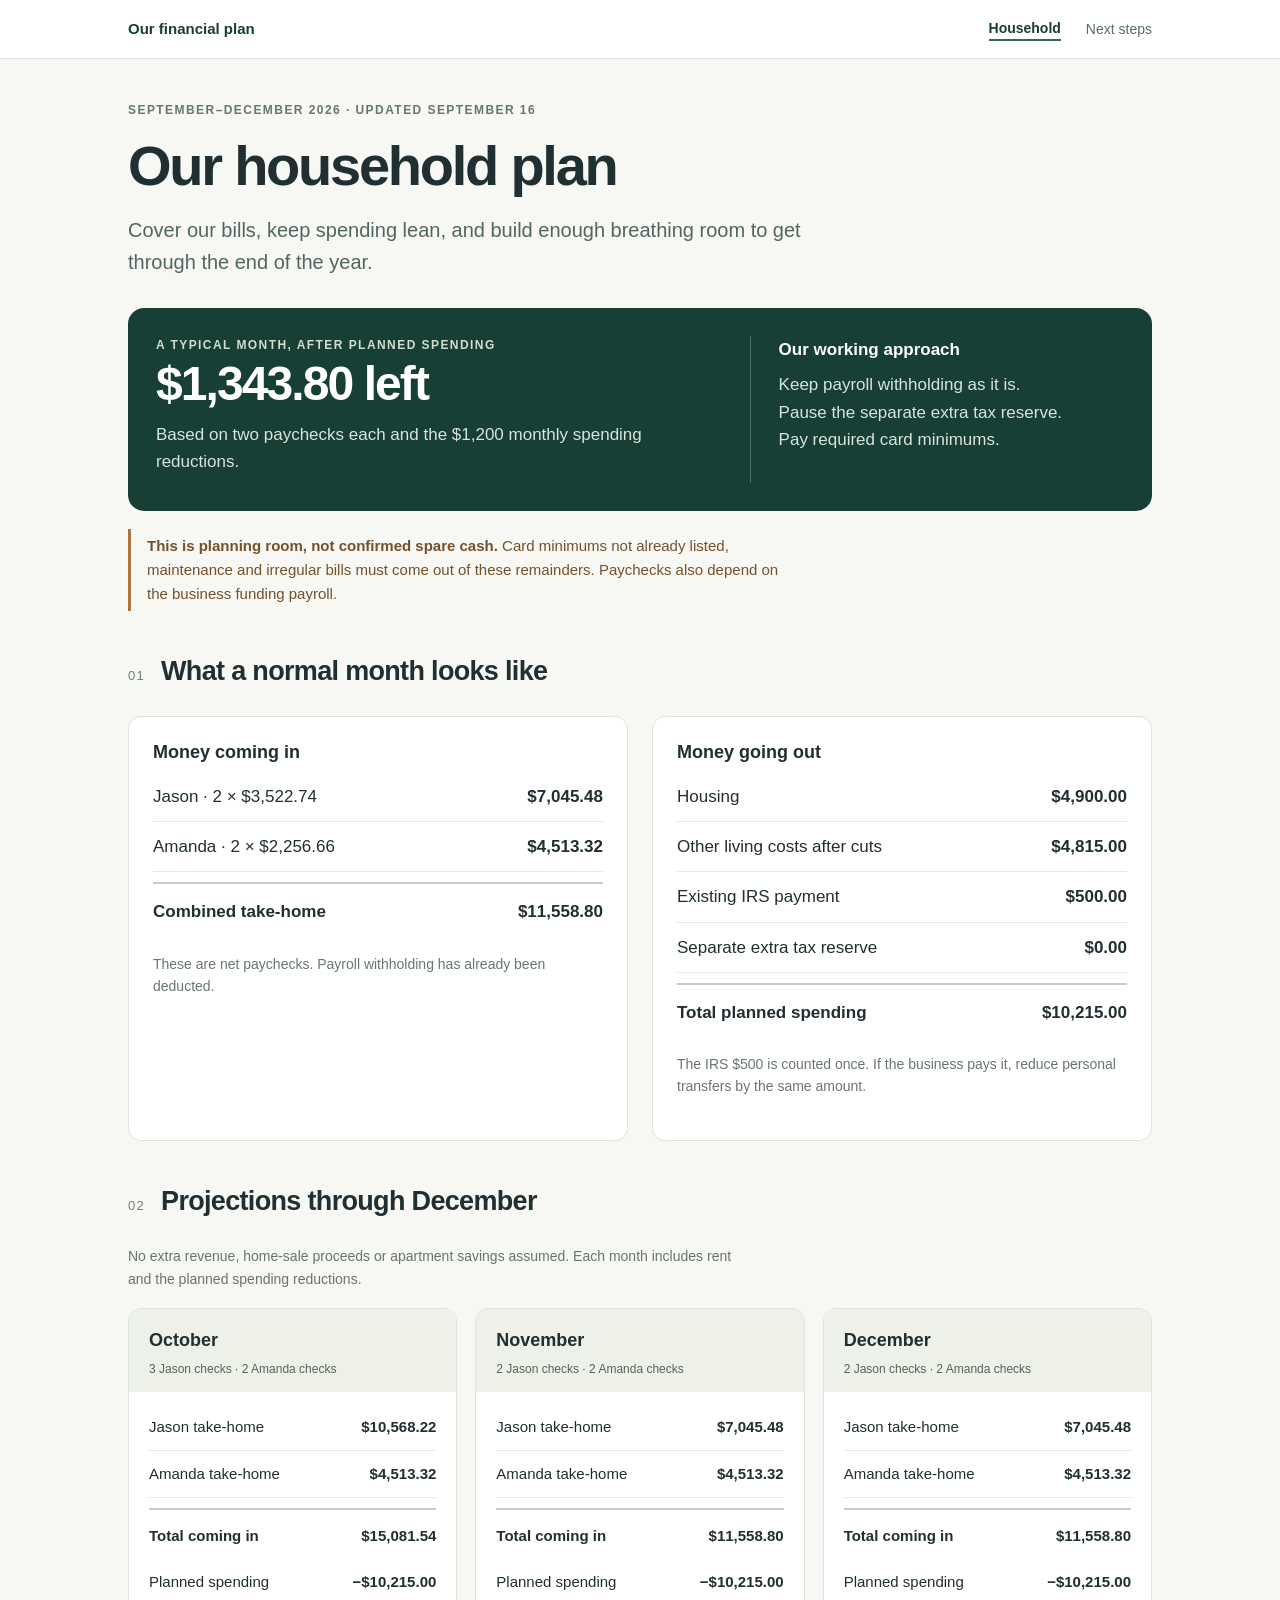
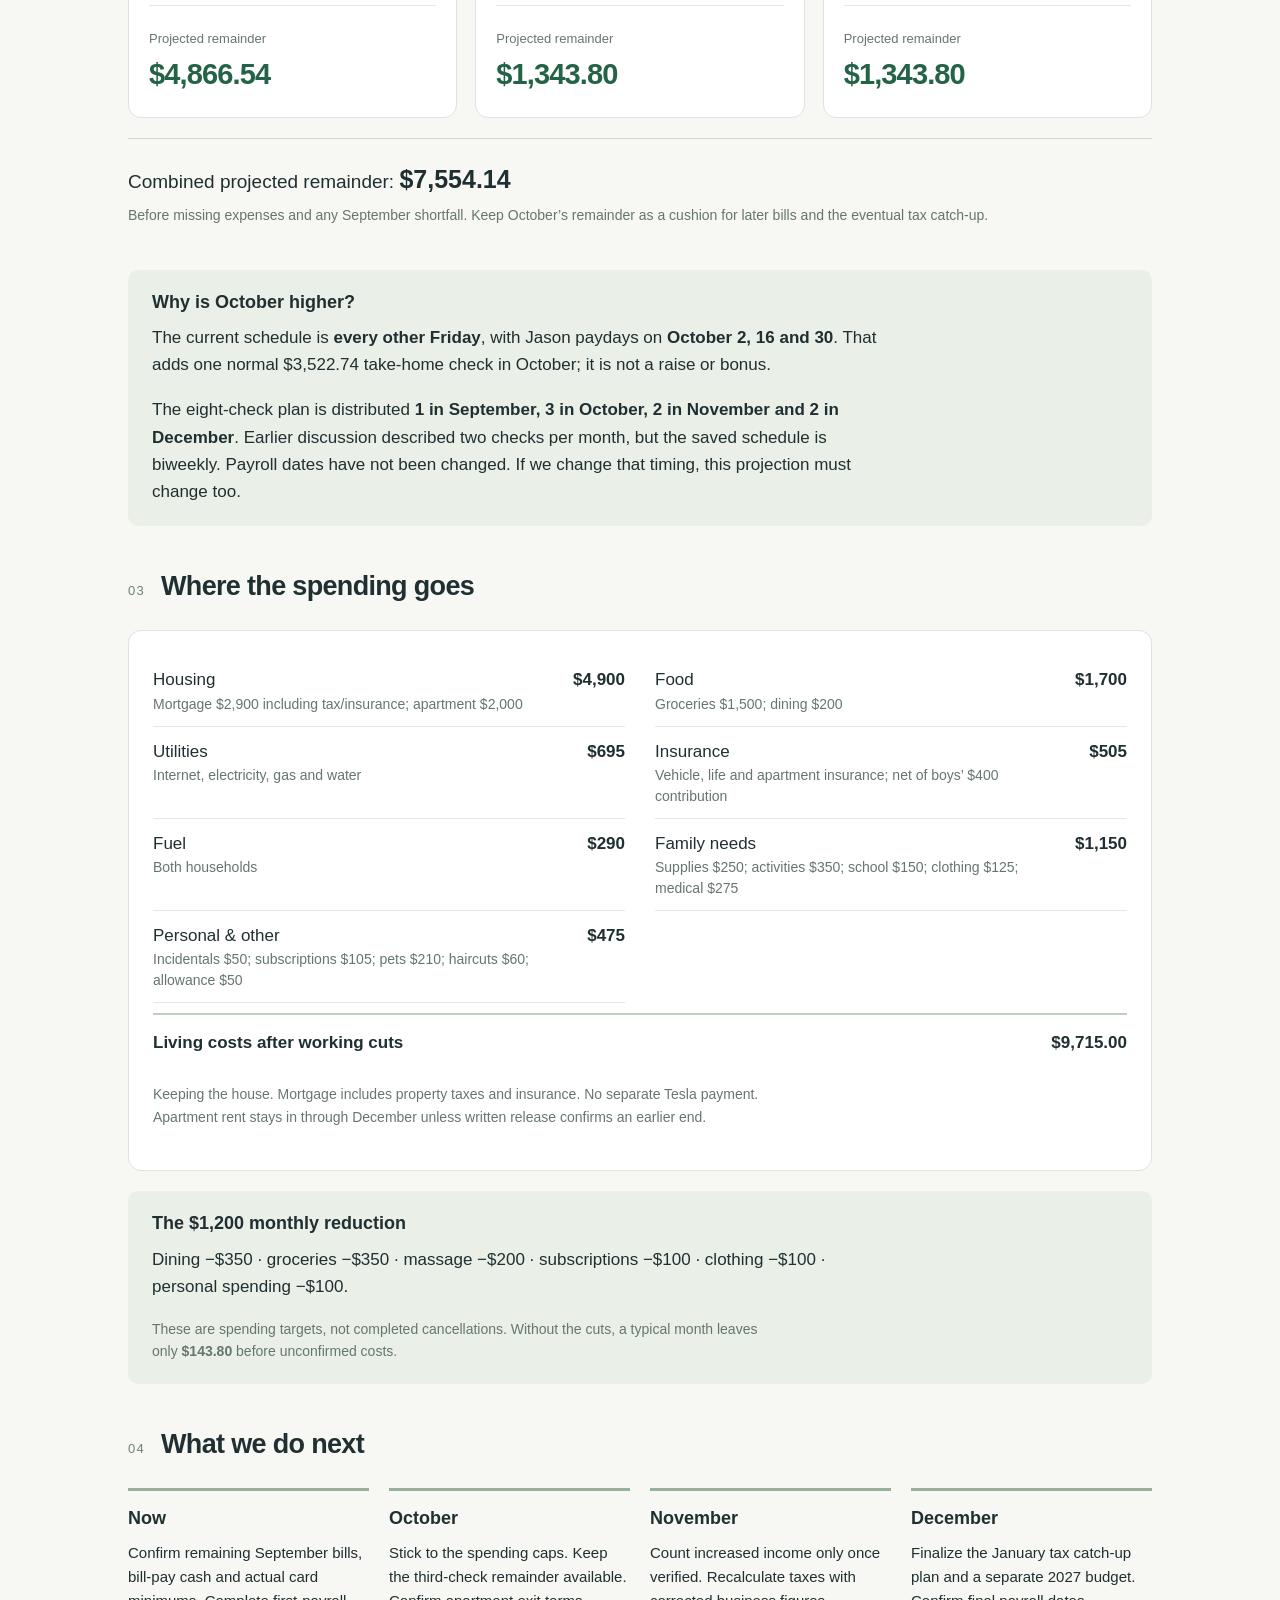
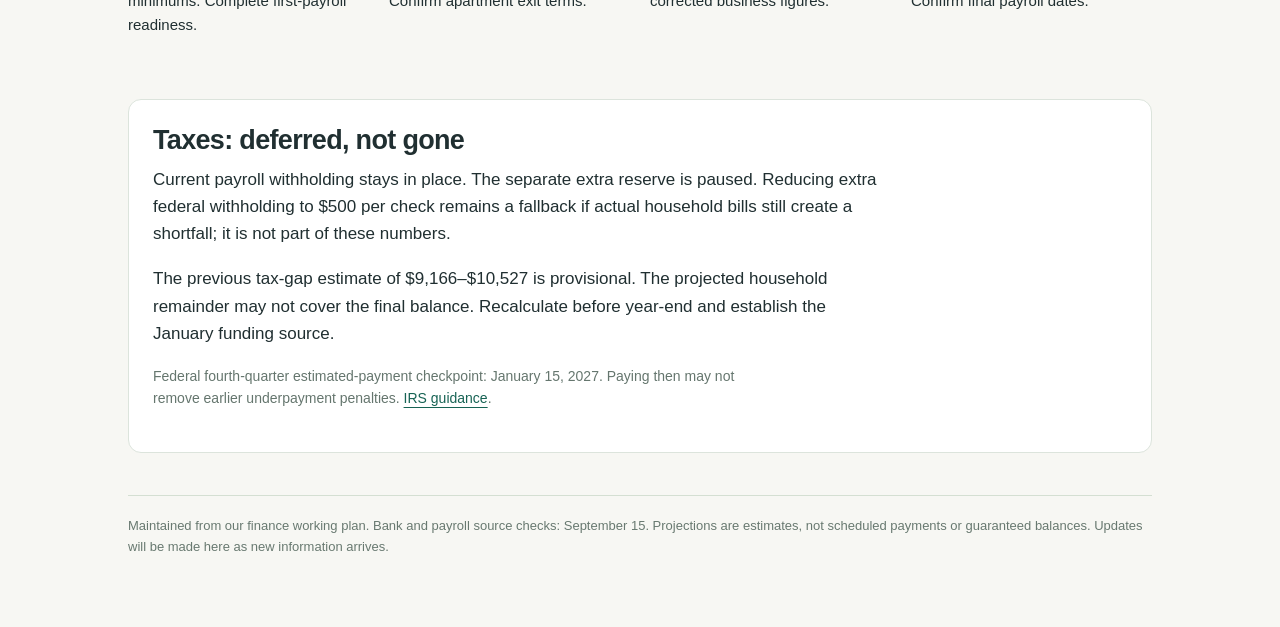
<file: index.html>
<!doctype html><html lang="en"><head><meta charset="utf-8"><meta name="viewport" content="width=device-width,initial-scale=1"><meta name="robots" content="noindex,nofollow"><title>Our household plan</title><link rel="stylesheet" href="finance-board.css?v=20260916-readonly"></head><body><header><nav aria-label="Finance navigation"><span class="brand">Our financial plan</span><a href="index.html" aria-current="page">Household</a><a href="todo.html" >Next steps</a></nav></header><main><div class="eyebrow">September–December 2026 · Updated September 16</div><h1>Our household plan</h1><p class="lead">Cover our bills, keep spending lean, and build enough breathing room to get through the end of the year.</p><div class="summary"><div><div class="eyebrow">A typical month, after planned spending</div><div class="heroamount">$1,343.80 left</div><p>Based on two paychecks each and the $1,200 monthly spending reductions.</p></div><div class="side"><strong>Our working approach</strong><p>Keep payroll withholding as it is.<br>Pause the separate extra tax reserve.<br>Pay required card minimums.</p></div></div><p class="warning"><strong>This is planning room, not confirmed spare cash.</strong> Card minimums not already listed, maintenance and irregular bills must come out of these remainders. Paychecks also depend on the business funding payroll.</p><section class="section" aria-labelledby="monthly"><div class="sectionhead"><span class="step">01</span><h2 id="monthly">What a normal month looks like</h2></div><div class="twocol"><div class="panel"><h3>Money coming in</h3><div class="line "><span>Jason · 2 × $3,522.74</span><strong>$7,045.48</strong></div><div class="line "><span>Amanda · 2 × $2,256.66</span><strong>$4,513.32</strong></div><div class="line total"><span>Combined take-home</span><strong>$11,558.80</strong></div><p class="note">These are net paychecks. Payroll withholding has already been deducted.</p></div><div class="panel"><h3>Money going out</h3><div class="line "><span>Housing</span><strong>$4,900.00</strong></div><div class="line "><span>Other living costs after cuts</span><strong>$4,815.00</strong></div><div class="line "><span>Existing IRS payment</span><strong>$500.00</strong></div><div class="line "><span>Separate extra tax reserve</span><strong>$0.00</strong></div><div class="line total"><span>Total planned spending</span><strong>$10,215.00</strong></div><p class="note">The IRS $500 is counted once. If the business pays it, reduce personal transfers by the same amount.</p></div></div></section><section class="section" aria-labelledby="projections"><div class="sectionhead"><span class="step">02</span><h2 id="projections">Projections through December</h2></div><p class="small">No extra revenue, home-sale proceeds or apartment savings assumed. Each month includes rent and the planned spending reductions.</p><div class="months"><article class="month"><div class="monthheader"><h3>October</h3><div class="tag">3 Jason checks · 2 Amanda checks</div></div><div class="monthbody"><div class="line "><span>Jason take-home</span><strong>$10,568.22</strong></div><div class="line "><span>Amanda take-home</span><strong>$4,513.32</strong></div><div class="line total"><span>Total coming in</span><strong>$15,081.54</strong></div><div class="line "><span>Planned spending</span><strong>−$10,215.00</strong></div><div class="remaining"><span>Projected remainder</span><strong>$4,866.54</strong></div></div></article><article class="month"><div class="monthheader"><h3>November</h3><div class="tag">2 Jason checks · 2 Amanda checks</div></div><div class="monthbody"><div class="line "><span>Jason take-home</span><strong>$7,045.48</strong></div><div class="line "><span>Amanda take-home</span><strong>$4,513.32</strong></div><div class="line total"><span>Total coming in</span><strong>$11,558.80</strong></div><div class="line "><span>Planned spending</span><strong>−$10,215.00</strong></div><div class="remaining"><span>Projected remainder</span><strong>$1,343.80</strong></div></div></article><article class="month"><div class="monthheader"><h3>December</h3><div class="tag">2 Jason checks · 2 Amanda checks</div></div><div class="monthbody"><div class="line "><span>Jason take-home</span><strong>$7,045.48</strong></div><div class="line "><span>Amanda take-home</span><strong>$4,513.32</strong></div><div class="line total"><span>Total coming in</span><strong>$11,558.80</strong></div><div class="line "><span>Planned spending</span><strong>−$10,215.00</strong></div><div class="remaining"><span>Projected remainder</span><strong>$1,343.80</strong></div></div></article></div><div class="projectiontotal">Combined projected remainder: <strong>$7,554.14</strong><br><span class="small">Before missing expenses and any September shortfall. Keep October’s remainder as a cushion for later bills and the eventual tax catch-up.</span></div><div class="explain"><h3>Why is October higher?</h3><p>The current schedule is <strong>every other Friday</strong>, with Jason paydays on <strong>October 2, 16 and 30</strong>. That adds one normal $3,522.74 take-home check in October; it is not a raise or bonus.</p><p>The eight-check plan is distributed <strong>1 in September, 3 in October, 2 in November and 2 in December</strong>. Earlier discussion described two checks per month, but the saved schedule is biweekly. Payroll dates have not been changed. If we change that timing, this projection must change too.</p></div></section><section class="section" aria-labelledby="spending"><div class="sectionhead"><span class="step">03</span><h2 id="spending">Where the spending goes</h2></div><div class="panel"><div class="budgetgroup"><div class="line "><span>Housing<small>Mortgage $2,900 including tax/insurance; apartment $2,000</small></span><strong>$4,900</strong></div><div class="line "><span>Food<small>Groceries $1,500; dining $200</small></span><strong>$1,700</strong></div><div class="line "><span>Utilities<small>Internet, electricity, gas and water</small></span><strong>$695</strong></div><div class="line "><span>Insurance<small>Vehicle, life and apartment insurance; net of boys’ $400 contribution</small></span><strong>$505</strong></div><div class="line "><span>Fuel<small>Both households</small></span><strong>$290</strong></div><div class="line "><span>Family needs<small>Supplies $250; activities $350; school $150; clothing $125; medical $275</small></span><strong>$1,150</strong></div><div class="line "><span>Personal & other<small>Incidentals $50; subscriptions $105; pets $210; haircuts $60; allowance $50</small></span><strong>$475</strong></div></div><div class="line total"><span>Living costs after working cuts</span><strong>$9,715.00</strong></div><p class="note">Keeping the house. Mortgage includes property taxes and insurance. No separate Tesla payment. Apartment rent stays in through December unless written release confirms an earlier end.</p></div><div class="explain"><h3>The $1,200 monthly reduction</h3><p>Dining −$350 · groceries −$350 · massage −$200 · subscriptions −$100 · clothing −$100 · personal spending −$100.</p><p class="small">These are spending targets, not completed cancellations. Without the cuts, a typical month leaves only <strong>$143.80</strong> before unconfirmed costs.</p></div></section><section class="section" aria-labelledby="next"><div class="sectionhead"><span class="step">04</span><h2 id="next">What we do next</h2></div><div class="timeline"><article><h3>Now</h3><p>Confirm remaining September bills, bill-pay cash and actual card minimums. Complete first-payroll readiness.</p></article><article><h3>October</h3><p>Stick to the spending caps. Keep the third-check remainder available. Confirm apartment exit terms.</p></article><article><h3>November</h3><p>Count increased income only once verified. Recalculate taxes with corrected business figures.</p></article><article><h3>December</h3><p>Finalize the January tax catch-up plan and a separate 2027 budget. Confirm final payroll dates.</p></article></div></section><section class="section"><div class="panel"><h2>Taxes: deferred, not gone</h2><p>Current payroll withholding stays in place. The separate extra reserve is paused. Reducing extra federal withholding to $500 per check remains a fallback if actual household bills still create a shortfall; it is not part of these numbers.</p><p>The previous tax-gap estimate of $9,166–$10,527 is provisional. The projected household remainder may not cover the final balance. Recalculate before year-end and establish the January funding source.</p><p class="small">Federal fourth-quarter estimated-payment checkpoint: January 15, 2027. Paying then may not remove earlier underpayment penalties. <a href="https://www.irs.gov/payments/underpayment-of-estimated-tax-by-individuals-penalty">IRS guidance</a>.</p></div></section><footer>Maintained from our finance working plan. Bank and payroll source checks: September 15. Projections are estimates, not scheduled payments or guaranteed balances. Updates will be made here as new information arrives.</footer></main></body></html>
</file>
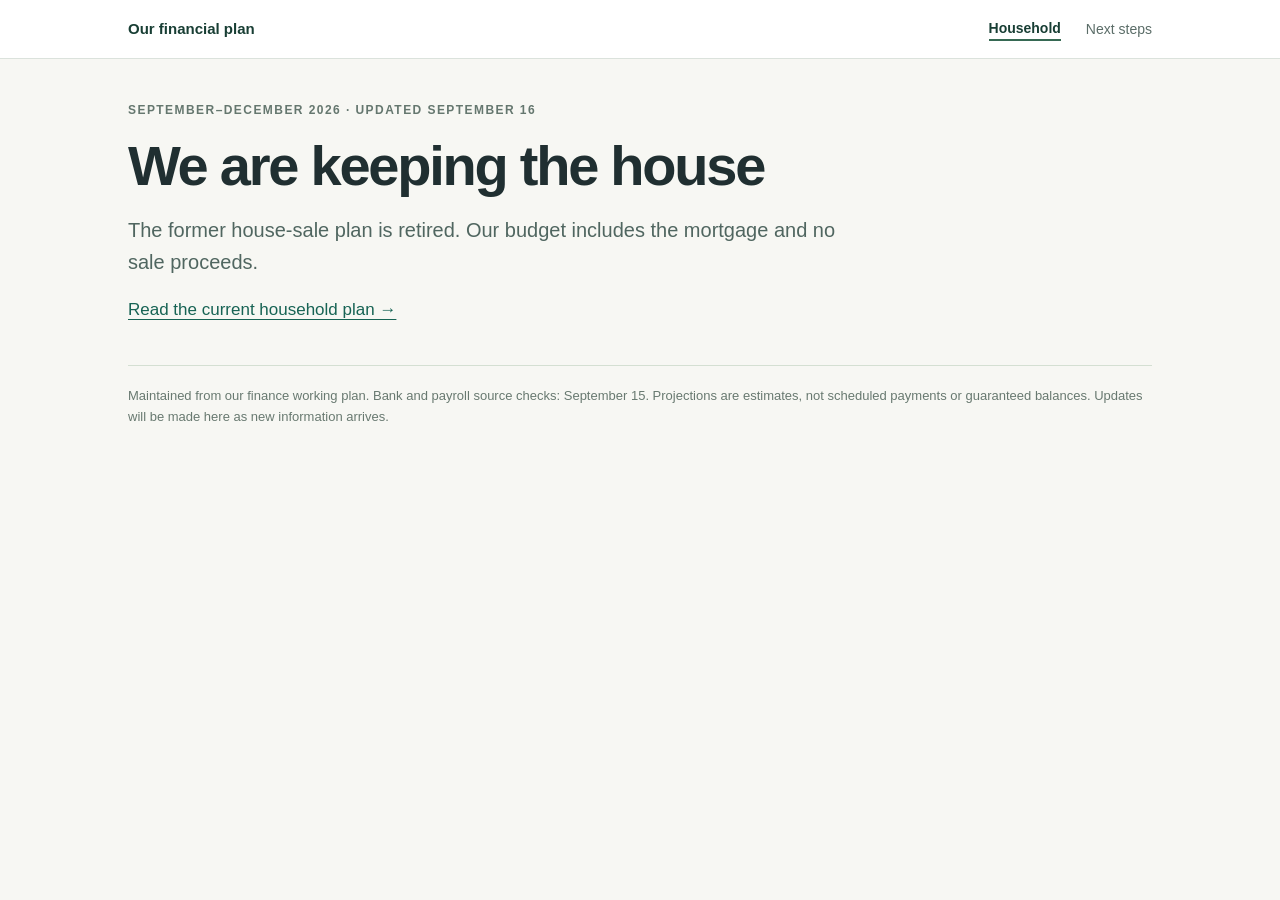
<file: fsbo.html>
<!doctype html><html lang="en"><head><meta charset="utf-8"><meta name="viewport" content="width=device-width,initial-scale=1"><meta name="robots" content="noindex,nofollow"><title>We are keeping the house</title><link rel="stylesheet" href="finance-board.css?v=20260916-readonly"></head><body><header><nav aria-label="Finance navigation"><span class="brand">Our financial plan</span><a href="index.html" aria-current="page">Household</a><a href="todo.html" >Next steps</a></nav></header><main><div class="eyebrow">September–December 2026 · Updated September 16</div><h1>We are keeping the house</h1><p class="lead">The former house-sale plan is retired. Our budget includes the mortgage and no sale proceeds.</p><p><a href="index.html">Read the current household plan →</a></p><footer>Maintained from our finance working plan. Bank and payroll source checks: September 15. Projections are estimates, not scheduled payments or guaranteed balances. Updates will be made here as new information arrives.</footer></main></body></html>
</file>
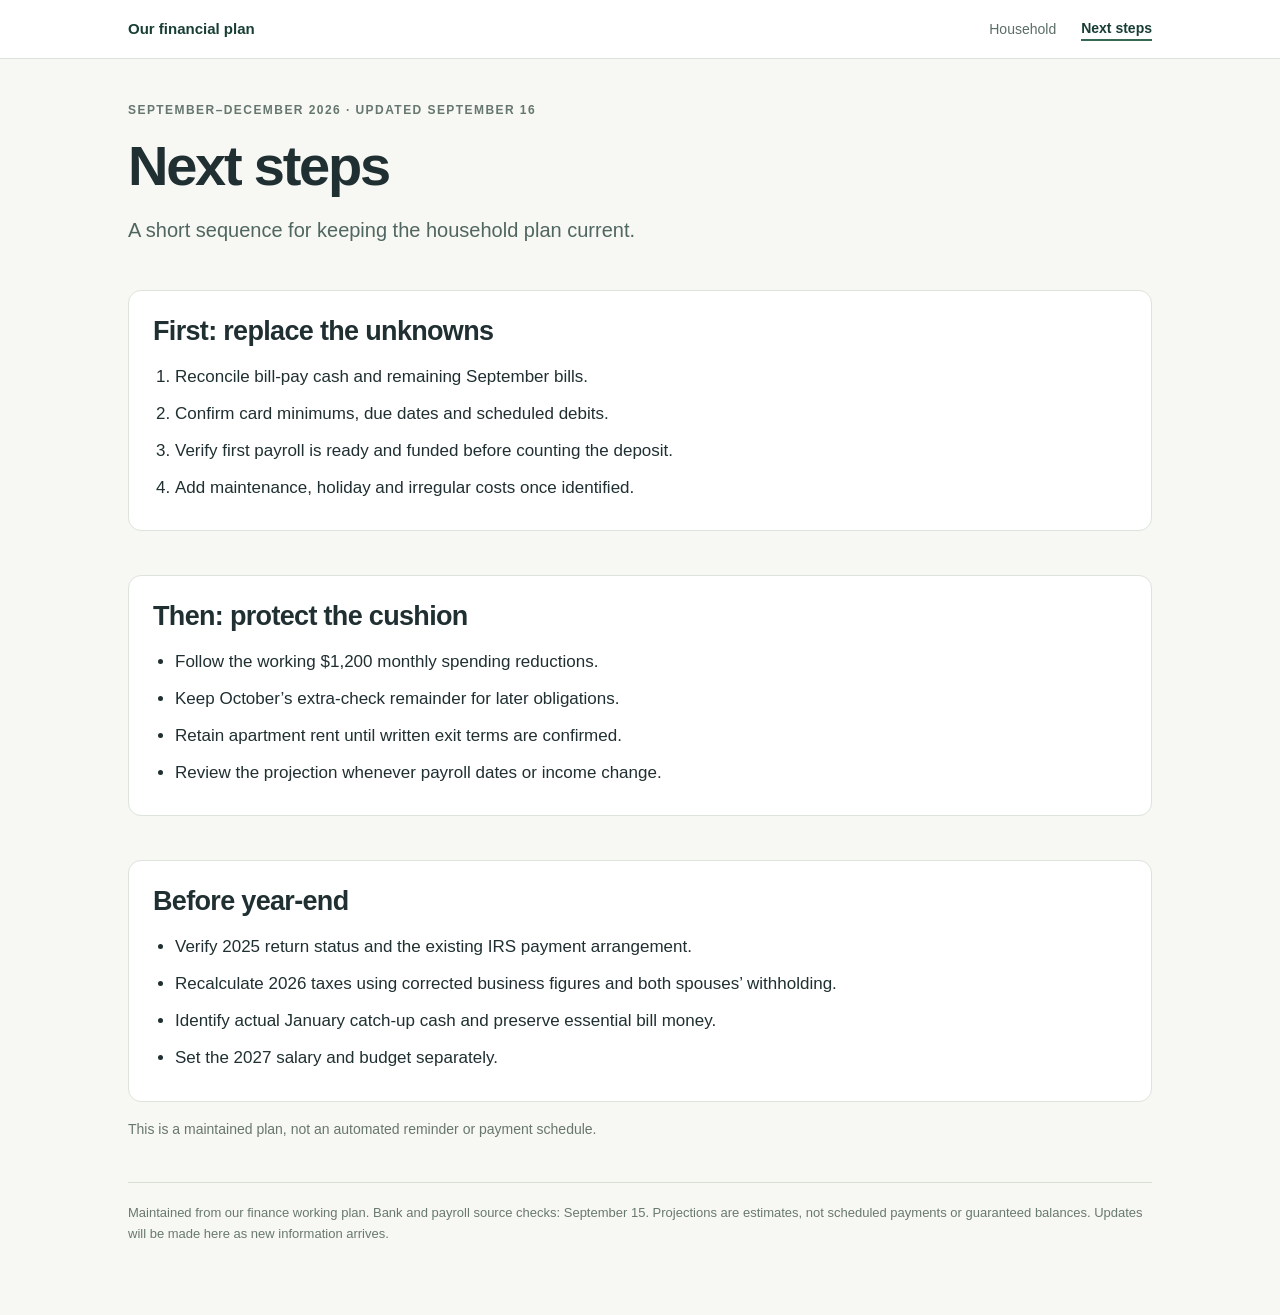
<file: todo.html>
<!doctype html><html lang="en"><head><meta charset="utf-8"><meta name="viewport" content="width=device-width,initial-scale=1"><meta name="robots" content="noindex,nofollow"><title>Next steps</title><link rel="stylesheet" href="finance-board.css?v=20260916-readonly"></head><body><header><nav aria-label="Finance navigation"><span class="brand">Our financial plan</span><a href="index.html" >Household</a><a href="todo.html" aria-current="page">Next steps</a></nav></header><main><div class="eyebrow">September–December 2026 · Updated September 16</div><h1>Next steps</h1><p class="lead">A short sequence for keeping the household plan current.</p><section class="section panel"><h2>First: replace the unknowns</h2><ol class="list"><li>Reconcile bill-pay cash and remaining September bills.</li><li>Confirm card minimums, due dates and scheduled debits.</li><li>Verify first payroll is ready and funded before counting the deposit.</li><li>Add maintenance, holiday and irregular costs once identified.</li></ol></section><section class="section panel"><h2>Then: protect the cushion</h2><ul class="list"><li>Follow the working $1,200 monthly spending reductions.</li><li>Keep October’s extra-check remainder for later obligations.</li><li>Retain apartment rent until written exit terms are confirmed.</li><li>Review the projection whenever payroll dates or income change.</li></ul></section><section class="section panel"><h2>Before year-end</h2><ul class="list"><li>Verify 2025 return status and the existing IRS payment arrangement.</li><li>Recalculate 2026 taxes using corrected business figures and both spouses’ withholding.</li><li>Identify actual January catch-up cash and preserve essential bill money.</li><li>Set the 2027 salary and budget separately.</li></ul></section><p class="note">This is a maintained plan, not an automated reminder or payment schedule.</p><footer>Maintained from our finance working plan. Bank and payroll source checks: September 15. Projections are estimates, not scheduled payments or guaranteed balances. Updates will be made here as new information arrives.</footer></main></body></html>
</file>
<file: finance-board.css>
*{box-sizing:border-box}html{scroll-behavior:smooth}body{margin:0;background:#f7f7f3;color:#202f31;font:17px/1.6 -apple-system,BlinkMacSystemFont,"Segoe UI",sans-serif}a{color:#176354;text-underline-offset:4px}header{border-bottom:1px solid #dbe2dc;background:#fff}nav{max-width:1080px;margin:auto;padding:17px 28px;display:flex;gap:25px;align-items:center;flex-wrap:wrap}nav a{font-size:14px;text-decoration:none;color:#5b6d68}nav a[aria-current]{font-weight:750;color:#183e34;border-bottom:2px solid #366953}nav .brand{font-weight:800;font-size:15px;margin-right:auto;color:#183e34}main{max-width:1080px;margin:auto;padding:42px 28px 70px}.eyebrow{font-size:12px;letter-spacing:.12em;text-transform:uppercase;font-weight:750;color:#65776f}h1{font-size:clamp(36px,6vw,56px);line-height:1.1;letter-spacing:-.04em;margin:14px 0 18px}h2{font-size:27px;line-height:1.2;letter-spacing:-.025em;margin:0 0 10px}h3{font-size:18px;line-height:1.3;margin:0 0 8px}p{margin:10px 0 18px;max-width:78ch}.lead{font-size:20px;color:#506660;max-width:64ch}.summary{display:grid;grid-template-columns:1.5fr 1fr;gap:32px;background:#183f35;color:#fff;border-radius:16px;padding:28px;margin:30px 0 16px}.summary p{color:#d8e4dc;margin:8px 0}.summary .eyebrow{color:#d0dece}.heroamount{font-size:48px;line-height:1.2;letter-spacing:-.04em;font-weight:800}.summary .side{border-left:1px solid #527061;padding-left:28px}.small,small{font-size:14px;color:#65766e}.warning{border-left:3px solid #ad753b;padding:5px 0 5px 16px;color:#74512b;font-size:15px;margin:18px 0 34px}.section{margin-top:44px}.sectionhead{display:flex;gap:16px;align-items:baseline;margin-bottom:18px}.step{font-size:13px;letter-spacing:.1em;color:#6f8277}.panel{background:white;border:1px solid #dce4dc;border-radius:13px;padding:24px}.twocol{display:grid;grid-template-columns:1fr 1fr;gap:24px}.line{display:flex;justify-content:space-between;align-items:baseline;gap:15px;padding:11px 0;border-bottom:1px solid #e3e8e1}.line strong{font-variant-numeric:tabular-nums;white-space:nowrap}.line.total{font-weight:750;border-top:2px solid #bfd0c0;border-bottom:0;margin-top:10px;padding-top:14px}.line.result{color:#286445;font-size:20px;border-bottom:0}.months{display:grid;grid-template-columns:repeat(3,1fr);gap:18px}.month{background:#fff;border:1px solid #dce4dc;border-radius:13px;overflow:hidden}.monthheader{padding:20px 20px 12px;background:#edf1e8}.monthheader .tag{font-size:12px;color:#536658}.monthbody{padding:12px 20px 20px}.month .line{font-size:15px}.remaining{margin-top:18px}.remaining strong{display:block;font-size:29px;letter-spacing:-.03em;color:#246347}.remaining span{font-size:13px;color:#66776d}.explain{background:#eaf0e7;border-radius:10px;padding:21px 24px;margin-top:20px}.explain p:last-child{margin-bottom:0}.projectiontotal{margin-top:20px;padding:20px 0;border-top:1px solid #cbd8ca;font-size:19px}.projectiontotal strong{font-size:25px}.list{margin:0;padding-left:22px}.list li{padding:5px 0}.budgetgroup{display:grid;grid-template-columns:1fr 1fr;column-gap:30px}.budgetgroup .line span small{display:block;font-weight:400;line-height:1.5}.timeline{display:grid;grid-template-columns:repeat(4,1fr);gap:20px}.timeline article{border-top:3px solid #98b299;padding-top:16px}.timeline p{font-size:15px}.note{font-size:14px;color:#68776e;margin-top:16px}table{width:100%;border-collapse:collapse;font-size:15px;font-variant-numeric:tabular-nums}th,td{padding:12px 8px;text-align:left;border-bottom:1px solid #e0e7df}th{font-size:12px;letter-spacing:.04em;text-transform:uppercase;color:#617367}.num{text-align:right;white-space:nowrap}.tablewrap{overflow:auto}.tablewrap table{min-width:540px}footer{border-top:1px solid #d4dfd2;margin-top:42px;padding-top:20px;font-size:13px;color:#687970}.barrow{display:grid;grid-template-columns:100px 1fr 100px;gap:14px;align-items:center;margin:14px 0;font-size:14px}.bar{height:10px;background:#e8eee4;border-radius:8px;overflow:hidden}.bar i{display:block;background:#608a68;height:100%}.alert{color:#8f4e2b}.nowrap{white-space:nowrap}@media(max-width:700px){main{padding:26px 18px 45px}nav{padding:15px 18px;gap:20px}.summary,.twocol,.months,.budgetgroup{grid-template-columns:1fr}.summary{padding:23px;gap:18px}.summary .side{border-left:0;border-top:1px solid #527061;padding:15px 0 0}.heroamount{font-size:40px}.section{margin-top:34px}.panel{padding:20px}.timeline{grid-template-columns:1fr 1fr}.month .line{font-size:16px}.barrow{grid-template-columns:82px 1fr 86px;gap:9px}.sectionhead{gap:10px}h2{font-size:25px}.lead{font-size:18px}}@media print{body{background:white}nav{display:none}main{padding:0}.panel,.month,.summary{break-inside:avoid}.summary{background:#f1f4ec;color:#202f31}.summary p,.summary .eyebrow{color:#405c4e}}
</file>
